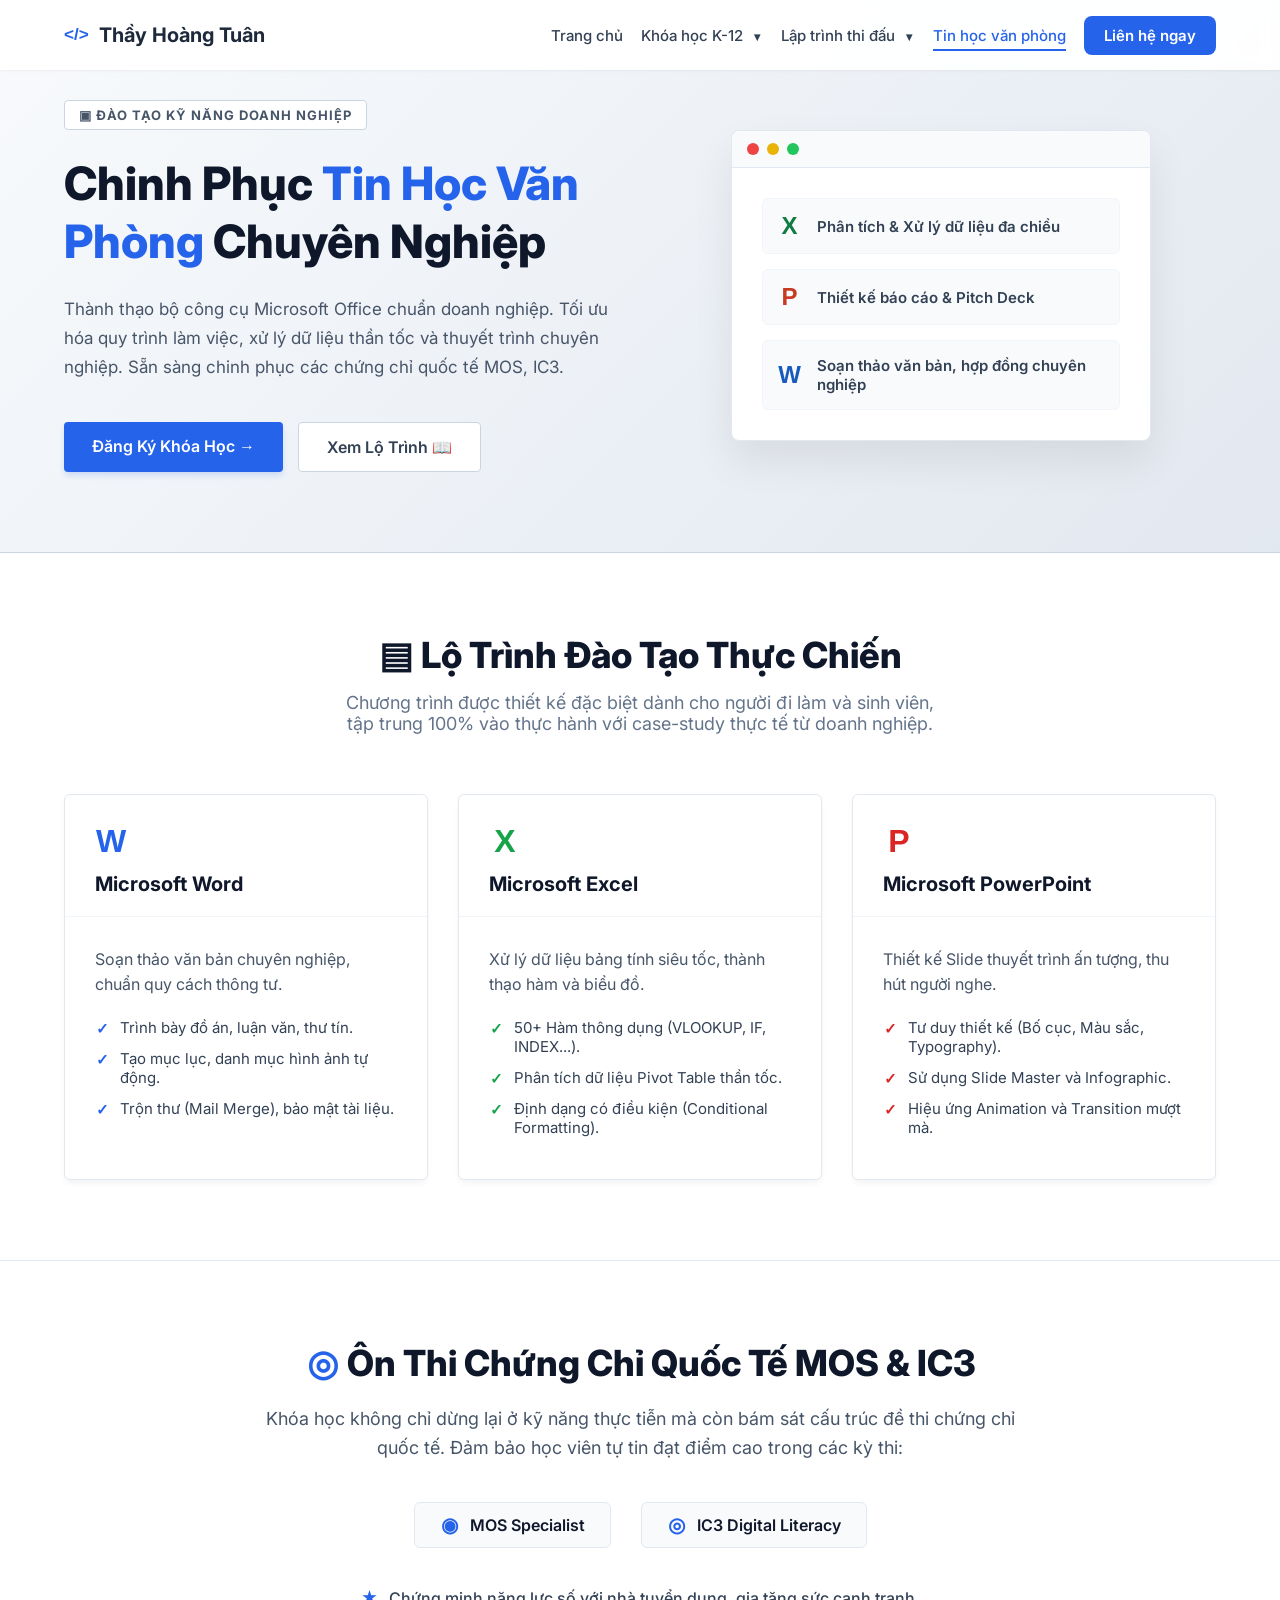
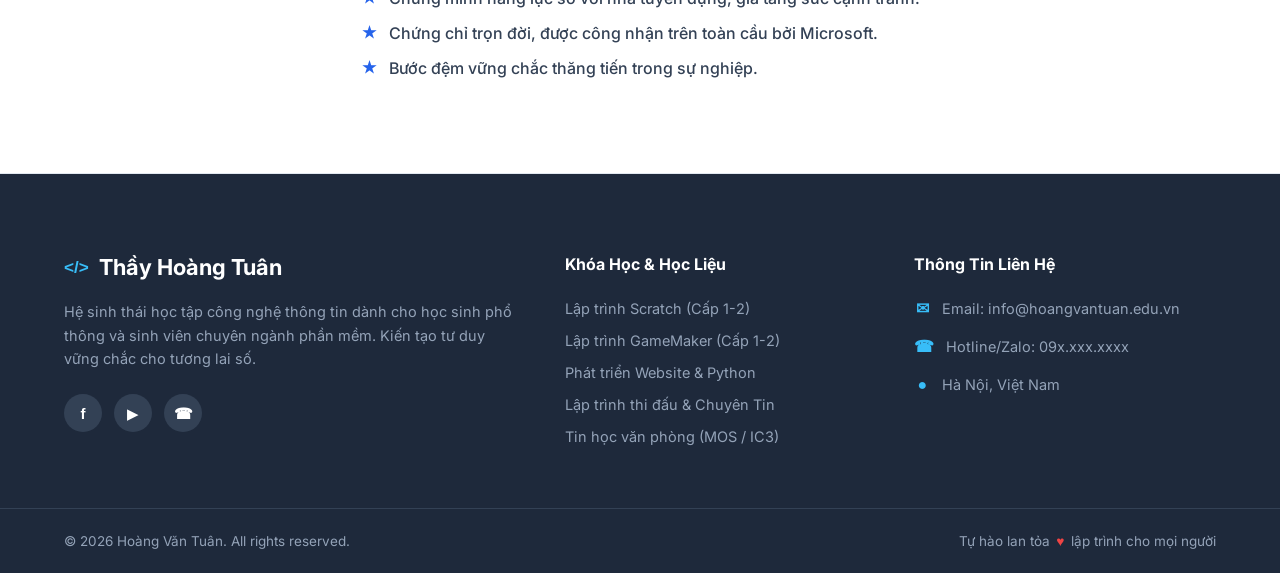
<file: office.html>
<!DOCTYPE html>
<html lang="vi">
<head>
    <meta charset="UTF-8">
    <meta name="viewport" content="width=device-width, initial-scale=1.0">
    <title>Tin Học Văn Phòng (Word, Excel, PowerPoint) - Chứng Chỉ MOS/IC3 - TIMODAY</title>
    <link rel="stylesheet" href="https://cdnjs.cloudflare.com/ajax/libs/font-awesome/6.4.0/css/all.min.css">
    <link href="https://fonts.googleapis.com/css2?family=Inter:wght@300;400;500;600;700;800;900&display=swap" rel="stylesheet">
    <link rel="stylesheet" href="css/style.css">
    <link rel="stylesheet" href="css/office.css">
</head>
<body>
    <header id="shared-header"></header>
    
    <main class="course-detail office-layout">
        <!-- Hero Section -->
        <section class="office-hero">
            <div class="container office-hero-container">
                <div class="office-hero-content">
                    <span class="office-badge"><i class="fa-solid fa-briefcase"></i> ĐÀO TẠO KỸ NĂNG DOANH NGHIỆP</span>
                    <h1 class="office-title">Chinh Phục <span>Tin Học Văn Phòng</span> Chuyên Nghiệp</h1>
                    <p class="office-description">Thành thạo bộ công cụ Microsoft Office chuẩn doanh nghiệp. Tối ưu hóa quy trình làm việc, xử lý dữ liệu thần tốc và thuyết trình chuyên nghiệp. Sẵn sàng chinh phục các chứng chỉ quốc tế MOS, IC3.</p>
                    <div class="office-hero-actions">
                        <a href="#contact" class="btn btn-office-primary">Đăng Ký Khóa Học <i class="fa-solid fa-arrow-right"></i></a>
                        <a href="#modules" class="btn btn-office-secondary">Xem Lộ Trình <i class="fa-solid fa-book"></i></a>
                    </div>
                </div>
                <div class="office-hero-visual">
                    <div class="office-hero-visual-card">
                        <div class="visual-header">
                            <span class="dot"></span><span class="dot"></span><span class="dot"></span>
                        </div>
                        <div class="visual-body">
                            <div class="v-row"><i class="fa-solid fa-file-excel" style="color: #107c41;"></i> <span>Phân tích & Xử lý dữ liệu đa chiều</span></div>
                            <div class="v-row"><i class="fa-solid fa-file-powerpoint" style="color: #c83b22;"></i> <span>Thiết kế báo cáo & Pitch Deck</span></div>
                            <div class="v-row"><i class="fa-solid fa-file-word" style="color: #185abd;"></i> <span>Soạn thảo văn bản, hợp đồng chuyên nghiệp</span></div>
                        </div>
                    </div>
                </div>
            </div>
        </section>

        <!-- Modules Section -->
        <section id="modules" class="office-modules">
            <div class="container">
                <div class="section-header">
                    <h2><i class="fa-solid fa-layer-group"></i> Lộ Trình Đào Tạo Thực Chiến</h2>
                    <p>Chương trình được thiết kế đặc biệt dành cho người đi làm và sinh viên, tập trung 100% vào thực hành với case-study thực tế từ doanh nghiệp.</p>
                </div>
                <div class="office-cards-grid">
                    <!-- Word Card -->
                    <div class="office-card card-word">
                        <div class="card-header">
                            <i class="fa-solid fa-file-word"></i>
                            <h3>Microsoft Word</h3>
                        </div>
                        <div class="card-body">
                            <p>Soạn thảo văn bản chuyên nghiệp, chuẩn quy cách thông tư.</p>
                            <ul>
                                <li><i class="fa-solid fa-check"></i> Trình bày đồ án, luận văn, thư tín.</li>
                                <li><i class="fa-solid fa-check"></i> Tạo mục lục, danh mục hình ảnh tự động.</li>
                                <li><i class="fa-solid fa-check"></i> Trộn thư (Mail Merge), bảo mật tài liệu.</li>
                            </ul>
                        </div>
                    </div>

                    <!-- Excel Card -->
                    <div class="office-card card-excel">
                        <div class="card-header">
                            <i class="fa-solid fa-file-excel"></i>
                            <h3>Microsoft Excel</h3>
                        </div>
                        <div class="card-body">
                            <p>Xử lý dữ liệu bảng tính siêu tốc, thành thạo hàm và biểu đồ.</p>
                            <ul>
                                <li><i class="fa-solid fa-check"></i> 50+ Hàm thông dụng (VLOOKUP, IF, INDEX...).</li>
                                <li><i class="fa-solid fa-check"></i> Phân tích dữ liệu Pivot Table thần tốc.</li>
                                <li><i class="fa-solid fa-check"></i> Định dạng có điều kiện (Conditional Formatting).</li>
                            </ul>
                        </div>
                    </div>

                    <!-- PowerPoint Card -->
                    <div class="office-card card-powerpoint">
                        <div class="card-header">
                            <i class="fa-solid fa-file-powerpoint"></i>
                            <h3>Microsoft PowerPoint</h3>
                        </div>
                        <div class="card-body">
                            <p>Thiết kế Slide thuyết trình ấn tượng, thu hút người nghe.</p>
                            <ul>
                                <li><i class="fa-solid fa-check"></i> Tư duy thiết kế (Bố cục, Màu sắc, Typography).</li>
                                <li><i class="fa-solid fa-check"></i> Sử dụng Slide Master và Infographic.</li>
                                <li><i class="fa-solid fa-check"></i> Hiệu ứng Animation và Transition mượt mà.</li>
                            </ul>
                        </div>
                    </div>
                </div>
            </div>
        </section>

        <!-- Certification Section -->
        <section class="office-certification">
            <div class="container cert-container">
                <div class="cert-content">
                    <h2><i class="fa-solid fa-certificate"></i> Ôn Thi Chứng Chỉ Quốc Tế MOS & IC3</h2>
                    <p>Khóa học không chỉ dừng lại ở kỹ năng thực tiễn mà còn bám sát cấu trúc đề thi chứng chỉ quốc tế. Đảm bảo học viên tự tin đạt điểm cao trong các kỳ thi:</p>
                    <div class="cert-badges">
                        <div class="cert-badge">
                            <i class="fa-solid fa-award"></i>
                            <span>MOS Specialist</span>
                        </div>
                        <div class="cert-badge">
                            <i class="fa-solid fa-globe"></i>
                            <span>IC3 Digital Literacy</span>
                        </div>
                    </div>
                    <ul class="cert-benefits">
                        <li><i class="fa-solid fa-star"></i> Chứng minh năng lực số với nhà tuyển dụng, gia tăng sức cạnh tranh.</li>
                        <li><i class="fa-solid fa-star"></i> Chứng chỉ trọn đời, được công nhận trên toàn cầu bởi Microsoft.</li>
                        <li><i class="fa-solid fa-star"></i> Bước đệm vững chắc thăng tiến trong sự nghiệp.</li>
                    </ul>
                </div>
            </div>
        </section>
    </main>
    

    <footer id="shared-footer"></footer>
    <script src="js/components.js"></script>
</body>
</html>
</file>
<file: css/style.css>
/* ==========================================================================
   RESET & BIẾN TOÀN CỤC
   ========================================================================== */
* {
    margin: 0;
    padding: 0;
    box-sizing: border-box;
}

html {
    overflow-y: scroll;
    overflow-x: hidden;
}

:root {
    /* Bảng màu chính (Vibe công nghệ, uy tín nhưng hiện đại) */
    --primary: #1e293b;       /* Xám xanh đậm */
    --primary-light: #334155; /* Xám xanh vừa */
    --accent: #2563eb;        /* Xanh dương công nghệ (Màu nhấn) */
    --accent-hover: #1d4ed8;
    --text-main: #0f172a;     /* Chữ chính gần như đen */
    --text-muted: #64748b;    /* Chữ mô tả màu xám */
    --bg-light: #f8fafc;      /* Nền sáng */
    --white: #ffffff;
    
    /* Font chữ & Hiệu ứng chuyển động */
    --font-sans: "Inter", "Segoe UI", Roboto, Arial, Helvetica, sans-serif;
    --transition: all 0.3s ease;
    --radius: 8px;
    --max-width: 1200px;
}

html {
    scroll-behavior: smooth;
    font-family: var(--font-sans);
    color: var(--text-main);
    background-color: var(--white);
}

a {
    text-decoration: none;
    color: inherit;
}

.container {
    width: 100%;
    max-width: var(--max-width);
    margin: 0 auto;
    padding: 0 24px;
}

/* ==========================================================================
   1. HEADER & NAVBAR
   ========================================================================== */
.main-header {
    position: fixed;
    top: 0;
    left: 0;
    width: 100%;
    height: 70px;
    background-color: rgba(255, 255, 255, 0.95);
    backdrop-filter: blur(8px);
    box-shadow: 0 1px 3px rgba(0, 0, 0, 0.05);
    z-index: 1000;
    transition: background-color 0.3s ease, box-shadow 0.3s ease, backdrop-filter 0.3s ease;
}

/* Thêm shadow đậm hơn khi người dùng cuộn chuột xuống */
.main-header.scrolled {
    box-shadow: 0 4px 20px rgba(0, 0, 0, 0.08);
}

.nav-container {
    display: flex;
    justify-content: space-between;
    align-items: center;
    height: 70px;
}

.logo {
    display: flex;
    align-items: center;
    gap: 10px;
    font-size: 20px;
    font-weight: 700;
    color: var(--primary);
}

.logo i {
    color: var(--accent);
    font-size: 22px;
}

.nav-menu {
    display: flex;
    align-items: center;
    gap: 18px;
}

.nav-link {
    font-size: 15px;
    font-weight: 500;
    color: var(--primary-light);
    transition: var(--transition);
    position: relative;
}

.nav-link:hover, .nav-link.active {
    color: var(--accent);
}

/* Hiệu ứng gạch chân khi hover cho menu tĩnh */
.nav-link::after {
    content: '';
    position: absolute;
    bottom: -6px;
    left: 0;
    width: 0;
    height: 2px;
    background-color: var(--accent);
    transition: var(--transition);
}

.nav-link:hover::after, .nav-link.active::after {
    width: 100%;
}

.nav-btn {
    background-color: var(--accent);
    color: var(--white);
    padding: 10px 20px;
    border-radius: var(--radius);
    font-size: 15px;
    font-weight: 600;
    transition: var(--transition);
}

.nav-btn:hover {
    background-color: var(--accent-hover);
    box-shadow: 0 4px 12px rgba(37, 99, 235, 0.2);
}

.mobile-menu-toggle {
    display: none;
    background: none;
    border: none;
    font-size: 24px;
    color: var(--primary);
    cursor: pointer;
}

/* ==========================================================================
   2. HERO SECTION
   ========================================================================== */
.hero-section {
    padding-top: 140px; /* Tránh bị che bởi fixed navbar */
    padding-bottom: 80px;
    background: radial-gradient(circle at 90% 10%, #eff6ff 0%, #ffffff 60%);
    overflow: hidden;
}

.hero-container {
    display: flex;
    align-items: center;
    gap: 48px;
}

.hero-content {
    flex: 1;
}

.badge {
    display: inline-block;
    background-color: #dbeafe;
    color: var(--accent);
    padding: 6px 16px;
    border-radius: 50px;
    font-size: 13px;
    font-weight: 600;
    margin-bottom: 20px;
    text-transform: uppercase;
    letter-spacing: 0.5px;
}

.hero-title {
    font-size: 44px;
    font-weight: 800;
    line-height: 1.2;
    color: var(--primary);
    margin-bottom: 20px;
}

.hero-title .highlight {
    color: var(--accent);
    position: relative;
}

.hero-subtitle {
    font-size: 18px;
    line-height: 1.6;
    color: var(--text-muted);
    margin-bottom: 36px;
    max-width: 540px;
}

.hero-actions {
    display: flex;
    gap: 16px;
    flex-wrap: wrap;
}

.btn {
    display: inline-flex;
    align-items: center;
    gap: 8px;
    padding: 14px 28px;
    border-radius: var(--radius);
    font-size: 16px;
    font-weight: 600;
    transition: var(--transition);
}

.btn-primary {
    background-color: var(--accent);
    color: var(--white);
}

.btn-primary:hover {
    background-color: var(--accent-hover);
    transform: translateY(-2px);
    box-shadow: 0 6px 20px rgba(37, 99, 235, 0.25);
}

.btn-secondary {
    background-color: var(--white);
    color: var(--primary);
    border: 2px solid #e2e8f0;
}

.btn-secondary:hover {
    background-color: var(--bg-light);
    border-color: #cbd5e1;
    transform: translateY(-2px);
}

/* Phần hiển thị hình ảnh và các thẻ nổi k-12 sinh động */
.hero-image-container {
    flex: 1;
    display: flex;
    justify-content: center;
    position: relative;
}

.hero-illustration {
    position: relative;
    width: 100%;
    max-width: 450px;
}

.hero-img {
    width: 100%;
    height: auto;
    border-radius: 20px;
    box-shadow: 0 20px 40px rgba(0, 0, 0, 0.1);
    z-index: 2;
    position: relative;
}

.circle-bg {
    position: absolute;
    top: -30px;
    right: -30px;
    width: 200px;
    height: 200px;
    background-color: #fca5a5;
    border-radius: 50%;
    z-index: 1;
    opacity: 0.4;
    filter: blur(40px);
}

/* Các thẻ bài học nổi xung quanh ảnh tạo nét thân thiện trẻ trung */
.tech-card {
    position: absolute;
    background: var(--white);
    padding: 10px 18px;
    border-radius: 12px;
    box-shadow: 0 10px 25px rgba(0,0,0,0.08);
    font-weight: 600;
    font-size: 14px;
    display: flex;
    align-items: center;
    gap: 8px;
    z-index: 3;
    animation: float 4s ease-in-out infinite;
}

.card-1 { top: 20%; left: -30px; color: #306998; animation-delay: 0s; }
.card-2 { bottom: 15%; left: -20px; color: #e11d48; animation-delay: 1s; }
.card-3 { top: -10px; right: 20px; color: #f97316; animation-delay: 2s; }

@keyframes float {
    0%, 100% { transform: translateY(0); }
    50% { transform: translateY(-10px); }
}

/* ==========================================================================
   RESPONSIVE DESIGN (Tương thích thiết bị di động)
   ========================================================================== */
@media (max-width: 992px) {
    .hero-container {
        flex-direction: column;
        text-align: center;
        gap: 60px;
    }
    .hero-subtitle {
        margin-left: auto;
        margin-right: auto;
    }
    .hero-actions {
        justify-content: center;
    }
    .tech-card {
        font-size: 13px;
        padding: 8px 14px;
    }
}

@media (max-width: 1024px) {
    .mobile-menu-toggle {
        display: block;
    }
    
    /* Biến menu thành dạng tràn màn hình khi bấm nút trên điện thoại */
    .nav-menu {
        position: fixed;
        top: 70px;
        left: -100%;
        width: 100%;
        height: calc(100vh - 70px);
        background-color: var(--white);
        flex-direction: column;
        padding: 40px 24px;
        gap: 24px;
        transition: 0.4s ease;
        box-shadow: 0 10px 15px rgba(0,0,0,0.05);
    }
    
    .nav-menu.open {
        left: 0;
    }
    
    .nav-link::after {
        display: none;
    }
    
    .nav-btn {
        width: 100%;
        text-align: center;
    }

    .hero-title {
        font-size: 32px;
    }
    
    .hero-subtitle {
        font-size: 16px;
    }

    /* Xử lý dropdown trên mobile */
    .dropdown {
        width: 100%;
    }
    
    .dropdown-menu {
        position: static; /* Gỡ bỏ lớp nổi absolute */
        box-shadow: none;
        opacity: 1;
        visibility: visible;
        transform: none;
        padding: 0;
        margin-top: 10px;
        background-color: #f8fafc; /* Nền hơi xám để phân biệt */
        display: none; /* Mặc định ẩn trên mobile */
    }

    /* Trên điện thoại, khi người dùng chạm (active/hover) thì hiện ra */
    .dropdown:hover .dropdown-menu,
    .dropdown:active .dropdown-menu {
        display: block;
    }

    .dropdown-item {
        padding: 12px 20px 12px 40px; /* Lùi vào trong để thể hiện là menu con */
    }

    /* Thêm định dạng cho Dropdown bản rộng của Lập trình thi đấu */
    .dropdown-large {
        min-width: 340px; /* Tăng độ rộng menu để chứa tên kỳ thi thoải mái */
    }

    .dropdown-item.item-two-lines {
        align-items: flex-start; /* Căn icon thẳng hàng với dòng chữ đầu tiên */
        padding: 12px 24px;
        padding-left: 40px; /* Thụt lề đồng bộ với các menu con khác trên mobile */
    }

    .item-text {
        display: flex;
        flex-direction: column;
        line-height: 1.4;
    }

    .item-text strong {
        font-size: 14.5px;
        color: var(--primary);
        transition: var(--transition);
    }

    .dropdown-item:hover .item-text strong {
        color: var(--accent); /* Đổi màu chữ đậm khi hover */
    }

    .dropdown-subtext {
        font-size: 12px;
        color: var(--text-muted);
        font-weight: 500;
        margin-top: 2px;
    }

    /* Màu sắc chuyên biệt cho từng icon kỳ thi tạo sự sinh động */
    .text-amber { color: #f59e0b !important; }
    .text-blue { color: #3b82f6 !important; }
    .text-purple { color: #a855f7 !important; }
    .text-indigo { color: #6366f1 !important; }
    .text-red { color: #ef4444 !important; }
}

/* ==========================================================================
   3. COURSES SECTION (LỘ TRÌNH HỌC TẬP)
   ========================================================================== */
.courses-section {
    padding: 100px 0;
    background-color: var(--bg-light);
}

.section-header {
    text-align: center;
    max-width: 600px;
    margin: 0 auto 60px;
}

.section-title {
    font-size: 36px;
    font-weight: 800;
    color: var(--primary);
    margin-bottom: 16px;
}

.section-subtitle {
    font-size: 16px;
    color: var(--text-muted);
    line-height: 1.6;
}

/* Sử dụng CSS Grid để chia 3 cột đều nhau */
.courses-grid {
    display: grid;
    grid-template-columns: repeat(3, 1fr);
    gap: 30px;
}

/* Định dạng thẻ Card chung */
.course-card {
    background: var(--white);
    border-radius: 20px;
    padding: 40px 30px;
    box-shadow: 0 4px 20px rgba(0, 0, 0, 0.03);
    transition: var(--transition);
    border-top: 5px solid transparent;
    display: flex;
    flex-direction: column;
}

.course-card:hover {
    transform: translateY(-10px);
    box-shadow: 0 15px 30px rgba(0, 0, 0, 0.08);
}

.card-icon {
    width: 60px;
    height: 60px;
    border-radius: 16px;
    display: flex;
    align-items: center;
    justify-content: center;
    font-size: 28px;
    margin-bottom: 24px;
}

.card-title {
    font-size: 22px;
    font-weight: 700;
    color: var(--primary);
    margin-bottom: 8px;
}

.card-target {
    font-size: 14px;
    font-weight: 600;
    margin-bottom: 16px;
}

.card-desc {
    font-size: 15px;
    color: var(--text-muted);
    line-height: 1.6;
    margin-bottom: 24px;
}

.course-list {
    list-style: none;
    margin-bottom: 30px;
    flex-grow: 1; /* Đẩy nút xuống dưới cùng */
}

.course-list li {
    font-size: 15px;
    font-weight: 500;
    color: var(--primary-light);
    margin-bottom: 12px;
    display: flex;
    align-items: center;
    gap: 10px;
}

.course-list li i {
    width: 20px;
    text-align: center;
}

.card-btn {
    display: inline-flex;
    align-items: center;
    gap: 8px;
    font-weight: 600;
    font-size: 15px;
    transition: var(--transition);
    align-self: flex-start;
}

.card-btn:hover {
    gap: 12px; /* Hiệu ứng mũi tên trượt sang phải khi hover */
}

/* Các Theme màu sắc khác nhau cho từng nhóm */
/* Nhóm 1: Sáng tạo (Cấp 1 & 2) */
.theme-creative {
    border-top-color: #f59e0b;
}
.theme-creative .card-icon {
    background-color: #fef3c7;
    color: #d97706;
}
.theme-creative .card-target { color: #d97706; }
.theme-creative .course-list li i { color: #f59e0b; }
.theme-creative .card-btn { color: #d97706; }

/* Nhóm 2: Phát triển (Cấp 2 & 3) */
.theme-dev {
    border-top-color: #3b82f6;
}
.theme-dev .card-icon {
    background-color: #dbeafe;
    color: #2563eb;
}
.theme-dev .card-target { color: #2563eb; }
.theme-dev .course-list li i { color: #3b82f6; }
.theme-dev .card-btn { color: #2563eb; }

/* Nhóm 3: Thi đấu chuyên nghiệp */
.theme-pro {
    border-top-color: #8b5cf6;
}
.theme-pro .card-icon {
    background-color: #ede9fe;
    color: #7c3aed;
}
.theme-pro .card-target { color: #7c3aed; }
.theme-pro .course-list li i { color: #8b5cf6; }
.theme-pro .card-btn { color: #7c3aed; }

/* Responsive cho màn hình nhỏ */
@media (max-width: 992px) {
    .courses-grid {
        grid-template-columns: repeat(2, 1fr);
    }
}

@media (max-width: 768px) {
    .courses-grid {
        grid-template-columns: 1fr;
    }
    .section-title {
        font-size: 28px;
    }
}

/* ==========================================================================
   4. VIDEO SECTION (THƯ VIỆN VIDEO)
   ========================================================================== */
.video-section {
    padding: 100px 0;
    background-color: var(--white); /* Đổi màu nền trắng để tách biệt với khối lộ trình */
}

/* CSS Grid cho thư viện video (3 cột) */
.video-grid {
    display: grid;
    grid-template-columns: repeat(3, 1fr);
    gap: 32px;
}

/* Thẻ bọc ngoài Video */
.video-card {
    background: var(--bg-light);
    border-radius: 16px;
    overflow: hidden;
    display: block; /* Thẻ a biến thành block để click được toàn bộ */
    transition: var(--transition);
    border: 1px solid #e2e8f0;
}

.video-card:hover {
    transform: translateY(-8px);
    box-shadow: 0 12px 24px rgba(0, 0, 0, 0.06);
    border-color: #cbd5e1;
}

/* Vùng chứa ảnh Thumbnail */
.video-thumbnail {
    position: relative;
    width: 100%;
    aspect-ratio: 16 / 9; /* Tỉ lệ chuẩn của video YouTube */
    overflow: hidden;
    background-color: #eff6ff;
}

.video-thumbnail img {
    width: 100%;
    height: 100%;
    object-fit: cover;
    transition: transform 0.5s ease;
}

/* Hiệu ứng zoom nhẹ ảnh khi đưa chuột vào */
.video-card:hover .video-thumbnail img {
    transform: scale(1.05);
}

/* Lớp phủ mờ và Nút Play ở giữa ảnh */
.play-overlay {
    position: absolute;
    top: 0;
    left: 0;
    width: 100%;
    height: 100%;
    background: rgba(239, 246, 255, 0.38);
    display: flex;
    align-items: center;
    justify-content: center;
    transition: var(--transition);
}

.play-overlay i {
    width: 60px;
    height: 60px;
    background-color: #ef4444; /* Màu đỏ đặc trưng của YouTube */
    color: white;
    border-radius: 50%;
    display: flex;
    align-items: center;
    justify-content: center;
    font-size: 24px;
    padding-left: 4px; /* Chỉnh icon play ra giữa một chút */
    box-shadow: 0 4px 12px rgba(239, 68, 68, 0.4);
    transition: transform 0.3s ease;
}

/* Nút play phóng to nhẹ khi hover */
.video-card:hover .play-overlay i {
    transform: scale(1.15);
    background-color: #dc2626;
}

/* Hiển thị thời lượng video góc dưới bên phải */
.video-duration {
    position: absolute;
    bottom: 12px;
    right: 12px;
    background: rgba(0, 0, 0, 0.8);
    color: white;
    padding: 4px 8px;
    border-radius: 6px;
    font-size: 12px;
    font-weight: 600;
}

/* Vùng thông tin Video (Tiêu đề, phân loại) */
.video-info {
    padding: 24px;
}

.video-category {
    font-size: 13px;
    font-weight: 600;
    color: var(--accent);
    text-transform: uppercase;
    letter-spacing: 0.5px;
    margin-bottom: 8px;
    display: inline-block;
}

.video-title {
    font-size: 18px;
    font-weight: 700;
    color: var(--primary);
    line-height: 1.5;
    /* Rút gọn tiêu đề nếu quá dài (Tối đa 2 dòng) */
    display: -webkit-box;
    -webkit-line-clamp: 2;
    -webkit-box-orient: vertical;
    overflow: hidden;
    text-overflow: ellipsis;
}

.video-card:hover .video-title {
    color: var(--accent);
}

/* Responsive cho phần Video */
@media (max-width: 992px) {
    .video-grid {
        grid-template-columns: repeat(2, 1fr);
    }
}

@media (max-width: 600px) {
    .video-grid {
        grid-template-columns: 1fr;
    }
}

/* ==========================================================================
   5. ABOUT SECTION (GIỚI THIỆU & TRIẾT LÝ GIÁO DỤC)
   ========================================================================== */
.about-section {
    padding: 100px 0;
    background-color: var(--bg-light); /* Màu nền xám nhẹ để phân tách với phần video */
}

.about-container {
    display: flex;
    align-items: center;
    gap: 70px;
}

/* Định dạng cột chứa ảnh */
.about-image-side {
    flex: 1;
    display: flex;
    justify-content: center;
}

.profile-frame {
    position: relative;
    width: 100%;
    max-width: 360px;
}

.profile-img {
    width: 100%;
    height: auto;
    border-radius: 24px;
    box-shadow: 0 20px 40px rgba(0, 0, 0, 0.08);
    object-fit: cover;
    aspect-ratio: 4 / 5;
    z-index: 2;
    position: relative;
}

/* Định dạng chung cho 2 thẻ thông tin nổi trên bức ảnh */
.info-badge {
    position: absolute;
    background: var(--white);
    padding: 14px 20px;
    border-radius: 16px;
    box-shadow: 0 10px 30px rgba(0, 0, 0, 0.1);
    display: flex;
    align-items: center;
    gap: 14px;
    z-index: 3;
    white-space: nowrap;
}

.info-badge i {
    font-size: 20px;
    color: var(--accent);
    background: #eff6ff;
    width: 42px;
    height: 42px;
    border-radius: 12px;
    display: flex;
    align-items: center;
    justify-content: center;
}

.info-badge h4 {
    font-size: 15px;
    font-weight: 700;
    color: var(--primary);
    margin-bottom: 2px;
}

.info-badge p {
    font-size: 12px;
    color: var(--text-muted);
    font-weight: 500;
}

/* Vị trí của các thẻ nổi */
.badge-top {
    top: 12%;
    left: -50px;
}

.badge-bottom {
    bottom: 12%;
    right: -50px;
}

/* Định dạng cột nội dung bên phải */
.about-content-side {
    flex: 1.2;
}

.about-title {
    font-size: 36px;
    font-weight: 800;
    color: var(--primary);
    margin-bottom: 20px;
}

.about-lead {
    font-size: 16px;
    line-height: 1.7;
    color: var(--primary-light);
    margin-bottom: 32px;
}

/* Hộp Triết lý Giáo dục */
.philosophy-box {
    background: var(--white);
    padding: 32px;
    border-radius: 20px;
    box-shadow: 0 4px 20px rgba(0, 0, 0, 0.01);
    border-left: 5px solid var(--accent);
}

.philosophy-title {
    font-size: 20px;
    font-weight: 700;
    color: var(--primary);
    margin-bottom: 24px;
    display: flex;
    align-items: center;
    gap: 10px;
}

.philosophy-title i {
    color: #ef4444; /* Màu đỏ ấm áp cho icon trái tim */
}

.philosophy-items {
    display: flex;
    flex-direction: column;
    gap: 24px;
}

.philosophy-item {
    display: flex;
    gap: 16px;
}

.p-icon {
    font-size: 18px;
    color: var(--accent);
    margin-top: 3px;
}

.p-text h4 {
    font-size: 16px;
    font-weight: 700;
    color: var(--primary);
    margin-bottom: 6px;
}

.p-text p {
    font-size: 14.5px;
    color: var(--text-muted);
    line-height: 1.6;
}

/* Xử lý tương thích hiển thị trên Mobile và Tablet */
@media (max-width: 992px) {
    .about-container {
        flex-direction: column;
        gap: 60px;
    }
    .about-image-side {
        order: 2; /* Trên điện thoại, phần chữ hiển thị trước rồi mới đến ảnh chân dung bên dưới */
    }
    .badge-top { left: -20px; }
    .badge-bottom { right: -20px; }
}

@media (max-width: 576px) {
    .philosophy-box {
        padding: 24px 16px;
    }
    .badge-top, .badge-bottom {
        position: static;
        margin: 10px auto;
        width: fit-content;
    }
    .profile-frame {
        display: flex;
        flex-direction: column;
        align-items: center;
    }
}

/* ==========================================================================
   6. SITE FOOTER (CHÂN TRANG)
   ========================================================================== */
.site-footer {
    background-color: var(--primary); /* Sử dụng lại biến màu xám xanh đậm #1e293b */
    color: #94a3b8; /* Màu chữ bạc/xám sáng để dễ đọc trên nền tối */
    padding-top: 80px;
}

.footer-container {
    display: grid;
    grid-template-columns: 1.5fr 1fr 1fr; /* Chia 3 cột, cột thương hiệu rộng hơn chút */
    gap: 48px;
    padding-bottom: 50px;
}

.footer-column {
    display: flex;
    flex-direction: column;
}

/* Định dạng cột Logo thương hiệu */
.footer-logo {
    display: flex;
    align-items: center;
    gap: 10px;
    font-size: 22px;
    font-weight: 700;
    color: var(--white);
    margin-bottom: 20px;
}

.footer-logo i {
    color: #38bdf8; /* Xanh cyan sáng hơn để nổi bật trên nền tối */
}

.footer-brand-desc {
    font-size: 14.5px;
    line-height: 1.6;
    margin-bottom: 24px;
}

/* Các mạng xã hội */
.social-links {
    display: flex;
    gap: 12px;
}

.social-links a {
    width: 38px;
    height: 38px;
    background-color: var(--primary-light);
    color: var(--white);
    border-radius: 50%;
    display: flex;
    align-items: center;
    justify-content: center;
    transition: var(--transition);
    font-size: 15px;
}

.social-links a:hover {
    background-color: var(--accent);
    transform: translateY(-3px);
}

/* Tiêu đề các mục lớn ở chân trang */
.footer-heading {
    font-size: 16px;
    font-weight: 700;
    color: var(--white);
    margin-bottom: 24px;
    position: relative;
}

/* Menu liên kết ở Footer */
.footer-links-list, .contact-info-list {
    list-style: none;
}

.footer-links-list li {
    margin-bottom: 12px;
}

.footer-links-list a {
    font-size: 14.5px;
    transition: var(--transition);
}

.footer-links-list a:hover {
    color: var(--white);
    padding-left: 5px; /* Hiệu ứng đẩy nhẹ chữ sang phải khi di chuột vào */
}

/* Thông tin liên hệ trực tiếp */
.contact-info-list li {
    display: flex;
    align-items: flex-start;
    gap: 12px;
    font-size: 14.5px;
    line-height: 1.5;
    margin-bottom: 16px;
}

.contact-info-list i {
    color: #38bdf8;
    margin-top: 3px;
    font-size: 16px;
}

/* Bản quyền chân trang (Bottom Bar) */
.footer-bottom {
    border-top: 1px solid var(--primary-light);
    padding: 24px 0;
    font-size: 13.5px;
}

.footer-bottom-container {
    display: flex;
    justify-content: space-between;
    align-items: center;
}

/* ==========================================================================
   SCROLL TO TOP BUTTON (NÚT LÊN ĐẦU TRANG)
   ========================================================================== */
.scroll-to-top-btn {
    position: fixed;
    bottom: 30px;
    right: -60px; /* Ban đầu ẩn ở ngoài màn hình bên phải */
    width: 46px;
    height: 46px;
    background-color: var(--accent);
    color: var(--white);
    border: none;
    border-radius: 50%;
    cursor: pointer;
    display: flex;
    align-items: center;
    justify-content: center;
    font-size: 16px;
    box-shadow: 0 4px 12px rgba(0, 0, 0, 0.15);
    z-index: 999;
    transition: all 0.4s cubic-bezier(0.4, 0, 0.2, 1);
}

/* Hiện nút ra khi có class 'show' */
.scroll-to-top-btn.show {
    right: 30px;
}

.scroll-to-top-btn:hover {
    background-color: var(--accent-hover);
    transform: translateY(-3px);
}

/* Responsive cho Footer */
@media (max-width: 768px) {
    .footer-container {
        grid-template-columns: 1fr;
        gap: 40px;
    }
    .footer-heading {
        margin-bottom: 16px;
    }
    .footer-bottom-container {
        flex-direction: column;
        gap: 10px;
        text-align: center;
    }
}

/* ==========================================================================
   DROPDOWN MENU (MENU THẢ XUỐNG CHO KHÓA HỌC K-12)
   ========================================================================== */
.dropdown {
    position: relative;
    display: inline-block;
}

.dropdown-icon {
    font-size: 12px;
    margin-left: 4px;
    transition: transform 0.3s ease;
}

.dropdown-menu {
    position: absolute;
    top: 100%; /* Căn ngay dưới chữ Khóa học K-12 */
    left: 0;
    background-color: var(--white);
    min-width: max-content;
    white-space: nowrap;
    padding-right: 20px; /* Độ rộng của menu thả xuống */
    box-shadow: 0 10px 30px rgba(0, 0, 0, 0.08);
    border-radius: 12px;
    padding: 12px 0;
    
    /* Thiết lập ẩn menu mặc định */
    opacity: 0;
    visibility: hidden;
    transform: translateY(15px); /* Đẩy xuống 1 chút để tạo hiệu ứng trượt lên */
    transition: all 0.3s cubic-bezier(0.4, 0, 0.2, 1);
    z-index: 1000;
}

/* Hiệu ứng khi Hover: Hiện menu và Xoay mũi tên */
.dropdown:hover .dropdown-menu {
    opacity: 1;
    visibility: visible;
    transform: translateY(0); /* Trượt về vị trí gốc */
}

.dropdown:hover .dropdown-icon {
    transform: rotate(180deg); /* Xoay mũi tên ngược lên */
    color: var(--accent);
}

/* Định dạng nội dung bên trong Dropdown */
.dropdown-group {
    padding-bottom: 8px;
    margin-bottom: 8px;
    border-bottom: 1px solid #f1f5f9;
}

.dropdown-group:last-child {
    border-bottom: none;
    padding-bottom: 0;
    margin-bottom: 0;
}

.dropdown-group h4 {
    padding: 8px 24px;
    font-size: 12.5px;
    color: var(--text-muted);
    text-transform: uppercase;
    letter-spacing: 0.5px;
    font-weight: 700;
}

.dropdown-item {
    display: flex;
    align-items: center;
    gap: 12px;
    padding: 10px 24px;
    color: var(--primary);
    font-size: 15px;
    font-weight: 500;
    transition: var(--transition);
}

.dropdown-item i {
    color: var(--accent);
    font-size: 16px;
    width: 20px;
    text-align: center;
}

.dropdown-item:hover {
    background-color: #f8fafc;
    color: var(--accent);
    padding-left: 30px; /* Thụt lề nhẹ tạo cảm giác bấm mượt mà */
}

body,
button,
input,
select,
textarea {
    font-family: "Inter", "Segoe UI", Roboto, Arial, Helvetica, sans-serif !important;
}

/* Icon fallback: keeps icons visible when the Font Awesome CDN is unavailable. */
.fa-solid,
.fa-brands,
.fa-regular {
    display: inline-flex;
    align-items: center;
    justify-content: center;
    min-width: 1em;
    min-height: 1em;
    font-style: normal;
    font-family: "Segoe UI Symbol", "Segoe UI Emoji", Arial, sans-serif !important;
}

.fa-code::before { content: "</>"; font-weight: 800; font-size: 0.78em; }
.fa-bars::before { content: "\2630"; }
.fa-xmark::before { content: "\00D7"; font-weight: 700; }
.fa-chevron-down::before { content: "\25BE"; }
.fa-arrow-right::before { content: "\2192"; font-weight: 700; }
.fa-cubes::before { content: "\25A3"; }
.fa-gamepad::before { content: "\25C8"; }
.fa-python::before { content: "Py"; font-weight: 800; font-size: 0.7em; }
.fa-globe::before { content: "\25CE"; }
.fa-microchip::before { content: "\25A6"; }
.fa-star::before { content: "\2605"; }
.fa-award::before { content: "\25C9"; }
.fa-medal::before { content: "\25C8"; }
.fa-graduation-cap::before { content: "\25B2"; }
.fa-trophy::before { content: "\25C6"; }
.fa-clock::before { content: "\25F7"; }
.fa-video::before { content: "\25B6"; }
.fa-certificate::before { content: "\25CE"; }
.fa-rocket::before { content: "\25B6"; }
.fa-user-graduate::before { content: "\25B2"; }
.fa-child::before { content: "\263A"; }
.fa-briefcase::before { content: "\25A3"; }
.fa-book::before { content: "\1F4D6"; }
.fa-layer-group::before { content: "\25A4"; }
.fa-building-user::before { content: "\25A6"; }
.fa-phone::before,
.fa-phone-volume::before { content: "\260E"; }
.fa-comments::before,
.fa-comment-dots::before { content: "\25CF"; }
.fa-list-check::before,
.fa-check-circle::before,
.fa-check::before { content: "\2713"; }
.fa-file-word::before { content: "W"; font-weight: 800; }
.fa-file-excel::before { content: "X"; font-weight: 800; }
.fa-file-powerpoint::before { content: "P"; font-weight: 800; }
.fa-file-pdf::before { content: "PDF"; font-weight: 800; font-size: 0.58em; }
.fa-shield-halved::before { content: "\25C7"; }
.fa-chart-line::before { content: "\25B1"; }
.fa-envelope::before { content: "\2709"; }
.fa-location-dot::before { content: "\25CF"; }
.fa-facebook-f::before { content: "f"; font-weight: 800; }
.fa-youtube::before { content: "\25B6"; }
.fa-play::before { content: "\25B6"; }
.fa-arrow-up::before { content: "\2191"; }
.fa-heart::before { content: "\2665"; }
.fa-lightbulb::before { content: "\25CB"; }
.fa-users::before { content: "\25CF"; }
.fa-brain::before { content: "\263A"; }
.fa-puzzle-piece::before { content: "\25C6"; }
.fa-laptop-code::before { content: "</>"; font-weight: 800; font-size: 0.72em; }
</file>
<file: css/office.css>
/* OFFICE LAYOUT STYLES */
    .office-layout { font-family: 'Inter', sans-serif; background-color: #ffffff; color: #334155; }
    
    /* Hero Section */
    .office-hero { background: linear-gradient(135deg, #f8fafc 0%, #e2e8f0 100%); padding: 100px 0 80px; overflow: hidden; position: relative; border-bottom: 1px solid #cbd5e1; }
    .office-hero-container { display: flex; align-items: center; justify-content: space-between; gap: 50px; }
    .office-hero-content { flex: 1; max-width: 600px; }
    .office-badge { display: inline-block; background: #ffffff; color: #475569; padding: 6px 14px; border-radius: 4px; font-size: 13px; font-weight: 700; margin-bottom: 25px; border: 1px solid #cbd5e1; letter-spacing: 1px; }
    .office-title { font-size: 46px; font-weight: 800; line-height: 1.25; color: #0f172a; margin-bottom: 25px; }
    .office-title span { color: #2563eb; }
    .office-description { font-size: 17px; color: #475569; line-height: 1.7; margin-bottom: 40px; }
    
    .office-hero-actions { display: flex; gap: 15px; }
    .btn-office-primary { background: #2563eb; color: white; padding: 14px 28px; border-radius: 4px; font-weight: 600; font-size: 16px; border: none; cursor: pointer; transition: all 0.2s; text-decoration: none; display: inline-block; box-shadow: 0 4px 6px -1px rgba(37,99,235,0.2); }
    .btn-office-primary:hover { background: #1d4ed8; box-shadow: 0 10px 15px -3px rgba(37,99,235,0.3); }
    .btn-office-secondary { background: white; color: #334155; padding: 14px 28px; border-radius: 4px; font-weight: 600; font-size: 16px; border: 1px solid #cbd5e1; cursor: pointer; transition: all 0.2s; text-decoration: none; display: inline-block; }
    .btn-office-secondary:hover { background: #f8fafc; border-color: #94a3b8; }

    /* Hero Visual Card */
    .office-hero-visual { flex: 1; position: relative; display: flex; justify-content: center; }
    .office-hero-visual-card { background: white; border-radius: 8px; box-shadow: 0 20px 40px rgba(0,0,0,0.08); width: 100%; max-width: 420px; border: 1px solid #e2e8f0; overflow: hidden; }
    .visual-header { background: #f8fafc; padding: 12px 15px; border-bottom: 1px solid #e2e8f0; display: flex; gap: 8px; }
    .visual-header .dot { width: 12px; height: 12px; border-radius: 50%; background: #cbd5e1; }
    .visual-header .dot:nth-child(1) { background: #ef4444; }
    .visual-header .dot:nth-child(2) { background: #eab308; }
    .visual-header .dot:nth-child(3) { background: #22c55e; }
    .visual-body { padding: 30px; display: flex; flex-direction: column; gap: 15px; }
    .v-row { display: flex; align-items: center; gap: 15px; padding: 15px; background: #f8fafc; border-radius: 6px; border: 1px solid #f1f5f9; transition: all 0.2s; }
    .v-row:hover { background: #ffffff; box-shadow: 0 4px 6px -1px rgba(0,0,0,0.05); border-color: #e2e8f0; }
    .v-row i { font-size: 24px; }
    .v-row span { font-weight: 600; color: #334155; font-size: 15px; }

    /* Modules Section */
    .office-modules { padding: 80px 0; background: #ffffff; }
    .section-header { text-align: center; margin-bottom: 60px; }
    .section-header h2 { font-size: 36px; font-weight: 800; color: #0f172a; margin-bottom: 15px; }
    .section-header p { font-size: 18px; color: #64748b; max-width: 600px; margin: 0 auto; }

    .office-cards-grid { display: grid; grid-template-columns: repeat(3, 1fr); gap: 30px; }
    .office-card { background: white; border-radius: 6px; overflow: hidden; box-shadow: 0 4px 6px -1px rgba(0,0,0,0.05); border: 1px solid #e2e8f0; transition: all 0.2s; }
    .office-card:hover { transform: translateY(-4px); box-shadow: 0 10px 15px -3px rgba(0,0,0,0.1); border-color: #cbd5e1; }
    
    .card-header { padding: 30px 30px 20px; color: #0f172a; display: flex; flex-direction: column; align-items: flex-start; gap: 15px; border-bottom: 1px solid #f1f5f9; }
    .card-header i { font-size: 32px; }
    .card-header h3 { font-size: 20px; font-weight: 700; margin: 0; }
    .card-word .card-header i { color: #2563eb; }
    .card-excel .card-header i { color: #16a34a; }
    .card-powerpoint .card-header i { color: #dc2626; }

    .card-body { padding: 30px; }
    .card-body p { font-size: 16px; color: #475569; margin-bottom: 20px; line-height: 1.6; }
    .card-body ul { list-style: none; padding: 0; margin: 0; }
    .card-body ul li { font-size: 15px; color: #334155; margin-bottom: 12px; display: flex; gap: 10px; align-items: flex-start; }
    .card-word .card-body ul li i { color: #2563eb; margin-top: 3px; }
    .card-excel .card-body ul li i { color: #16a34a; margin-top: 3px; }
    .card-powerpoint .card-body ul li i { color: #dc2626; margin-top: 3px; }

    /* Certification Section */
    .office-certification { padding: 80px 0; background: #ffffff; color: #0f172a; border-top: 1px solid #e2e8f0; border-bottom: 1px solid #e2e8f0; }
    .cert-container { max-width: 800px; margin: 0 auto; text-align: center; }
    .cert-content h2 { font-size: 36px; font-weight: 800; margin-bottom: 20px; color: #0f172a; }
    .cert-content h2 i { color: #2563eb; }
    .cert-content p { font-size: 18px; color: #475569; line-height: 1.6; margin-bottom: 40px; }
    
    .cert-badges { display: flex; justify-content: center; gap: 30px; margin-bottom: 40px; }
    .cert-badge { background: #f8fafc; padding: 12px 25px; border-radius: 6px; display: flex; align-items: center; gap: 10px; font-weight: 600; font-size: 16px; border: 1px solid #e2e8f0; }
    .cert-badge i { font-size: 20px; color: #2563eb; }
    
    .cert-benefits { list-style: none; padding: 0; margin: 0; text-align: left; display: inline-block; }
    .cert-benefits li { font-size: 16px; margin-bottom: 15px; display: flex; align-items: center; gap: 12px; font-weight: 500; color: #334155; }
    .cert-benefits li i { color: #2563eb; }

    /* Responsive */
    @media (max-width: 1024px) {
        .office-hero-container { flex-direction: column; text-align: center; }
        .office-hero-actions { justify-content: center; }
        .office-hero-shapes { margin-top: 40px; }
        .office-cards-grid { grid-template-columns: repeat(2, 1fr); }
    }
    @media (max-width: 768px) {
        .office-title { font-size: 36px; }
        .office-cards-grid { grid-template-columns: 1fr; }
        .cert-badges { flex-direction: column; gap: 15px; }
    }
    

.parent-info-section { padding: 80px 0; background-color: #f8fafc; border-top: 1px solid #e2e8f0; font-family: 'Inter', sans-serif; }
.pis-title { text-align: center; font-size: 32px; font-weight: 900; color: #0f172a; margin-bottom: 15px; text-transform: uppercase; }
.pis-subtitle { text-align: center; font-size: 16px; color: #64748b; margin-bottom: 50px; max-width: 700px; margin-left: auto; margin-right: auto; line-height: 1.6; }

.pis-grid { display: grid; grid-template-columns: repeat(3, 1fr); gap: 30px; }
.pis-card { background: #ffffff; border-radius: 6px; padding: 35px; box-shadow: 0 4px 6px -1px rgba(0,0,0,0.05); border: 1px solid #e2e8f0; transition: transform 0.2s; display: flex; flex-direction: column; }
.pis-card:hover { transform: translateY(-4px); box-shadow: 0 10px 15px -3px rgba(0,0,0,0.08); border-color: #cbd5e1; }

.pis-icon { font-size: 32px; color: #0ea5e9; margin-bottom: 20px; }
.pis-card h3 { font-size: 20px; color: #1e293b; margin-bottom: 20px; font-weight: 700; border-bottom: 1px solid #f1f5f9; padding-bottom: 15px; }
.pis-card p { font-size: 15px; color: #475569; line-height: 1.7; margin-bottom: 20px; }

.pis-list { list-style: none; padding: 0; margin: 0; }
.pis-list li { font-size: 14px; color: #334155; margin-bottom: 15px; line-height: 1.6; padding-left: 25px; position: relative; }
.pis-list li::before { content: "■"; position: absolute; left: 0; color: #0ea5e9; font-size: 10px; top: 4px; }

.pis-links { display: flex; flex-direction: column; gap: 10px; margin-top: auto; }
.pis-links a { display: block; padding: 12px 15px; background: #ffffff; color: #0369a1; text-decoration: none; border-radius: 4px; font-weight: 600; font-size: 14px; border: 1px solid #cbd5e1; transition: all 0.2s; }
.pis-links a:hover { background: #f8fafc; border-color: #94a3b8; }
.pis-links a i { margin-right: 8px; color: #0ea5e9; }

.pis-video-wrapper { position: relative; width: 100%; border-radius: 6px; overflow: hidden; margin-bottom: 20px; background: #e2e8f0; aspect-ratio: 16/9; border: 1px solid #cbd5e1; }
.youtube-placeholder { width: 100%; height: 100%; display: flex; flex-direction: column; align-items: center; justify-content: center; background: linear-gradient(135deg, #ffffff, #f8fafc); color: #0f172a; text-decoration: none; }
.yt-play-btn { font-size: 40px; color: #ef4444; margin-bottom: 10px; transition: transform 0.2s; }
.youtube-placeholder:hover .yt-play-btn { transform: scale(1.1); }
.youtube-placeholder span { font-weight: 600; font-size: 14px; letter-spacing: 0.5px; }

.yt-subscribe-btn { display: block; text-align: center; background: #ffffff; color: #ef4444; padding: 12px; border-radius: 4px; font-weight: 600; text-decoration: none; transition: all 0.2s; margin-top: auto; font-size: 15px; border: 1px solid #ef4444; }
.yt-subscribe-btn:hover { background: #fef2f2; }

@media (max-width: 1024px) { .pis-grid { grid-template-columns: repeat(2, 1fr); } .pis-card:last-child { grid-column: span 2; } }
@media (max-width: 768px) { .pis-grid { grid-template-columns: 1fr; } .pis-card:last-child { grid-column: span 1; } }
</file>
